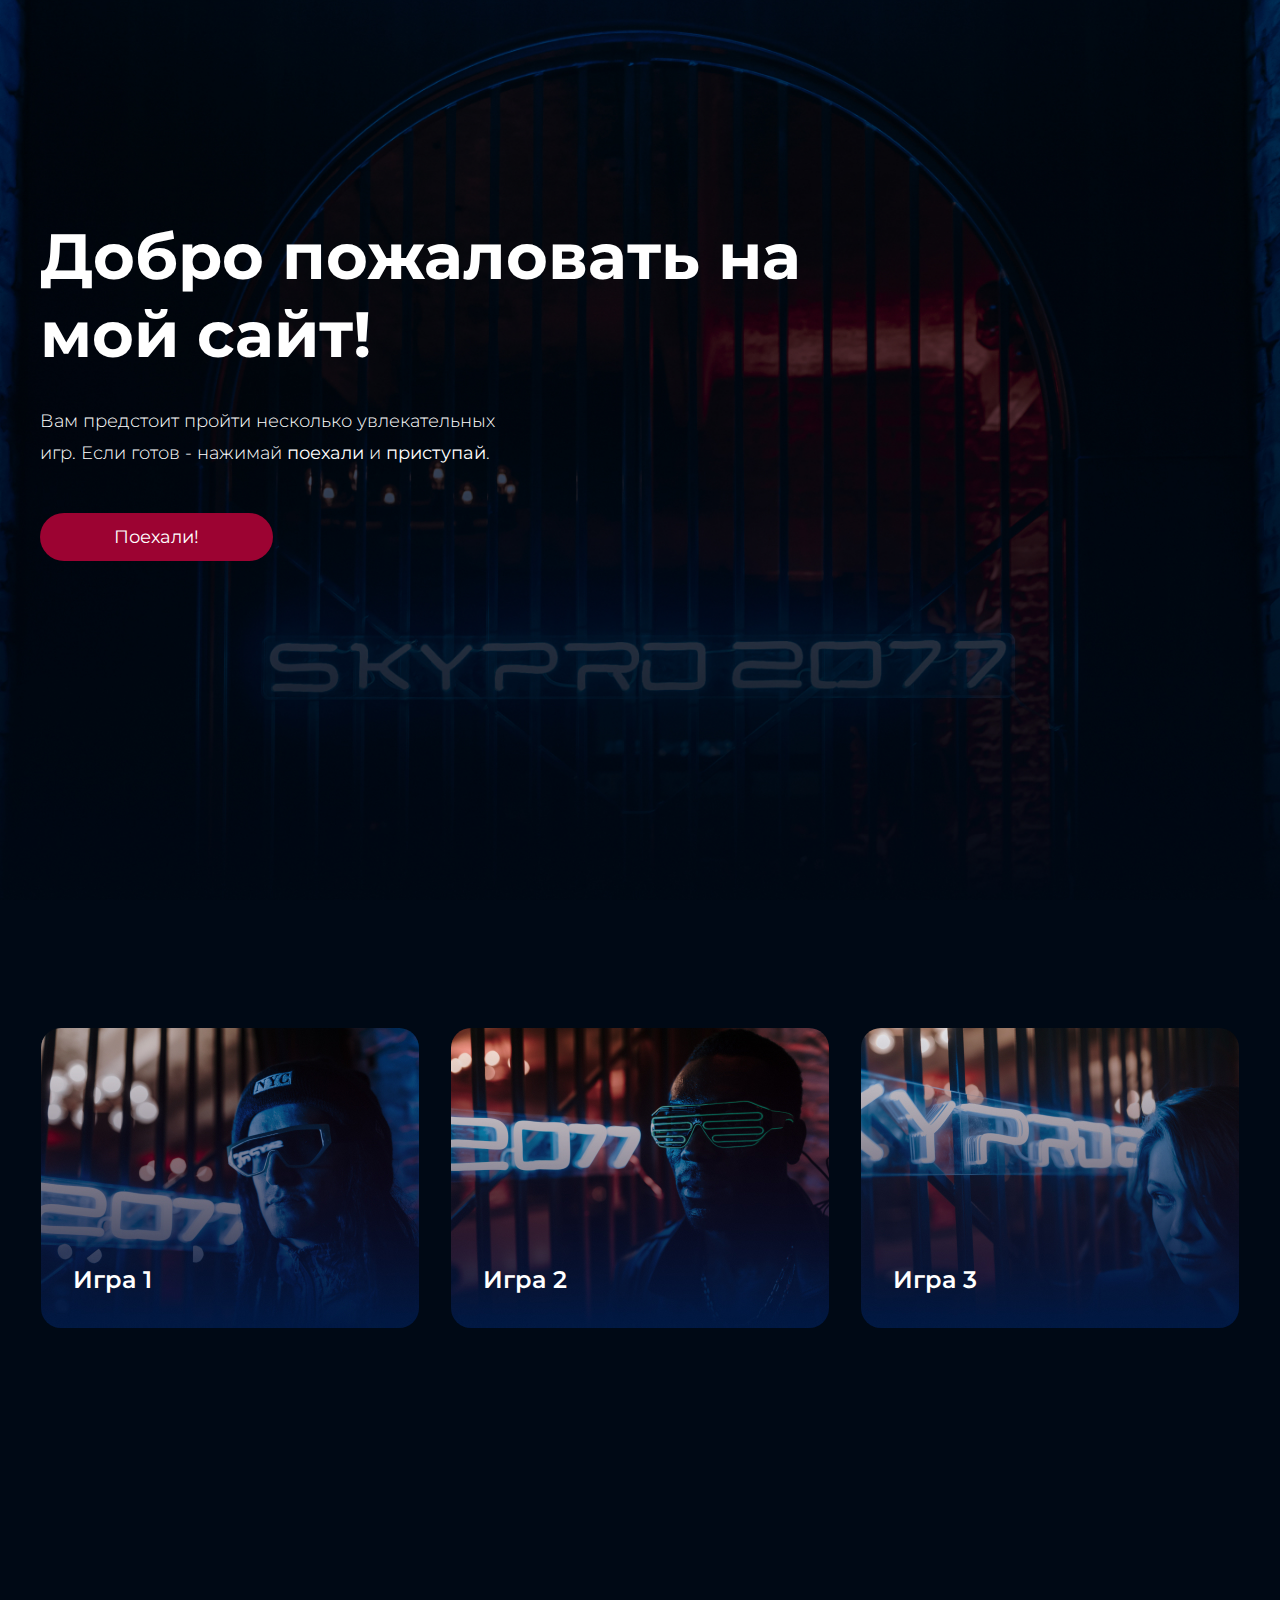
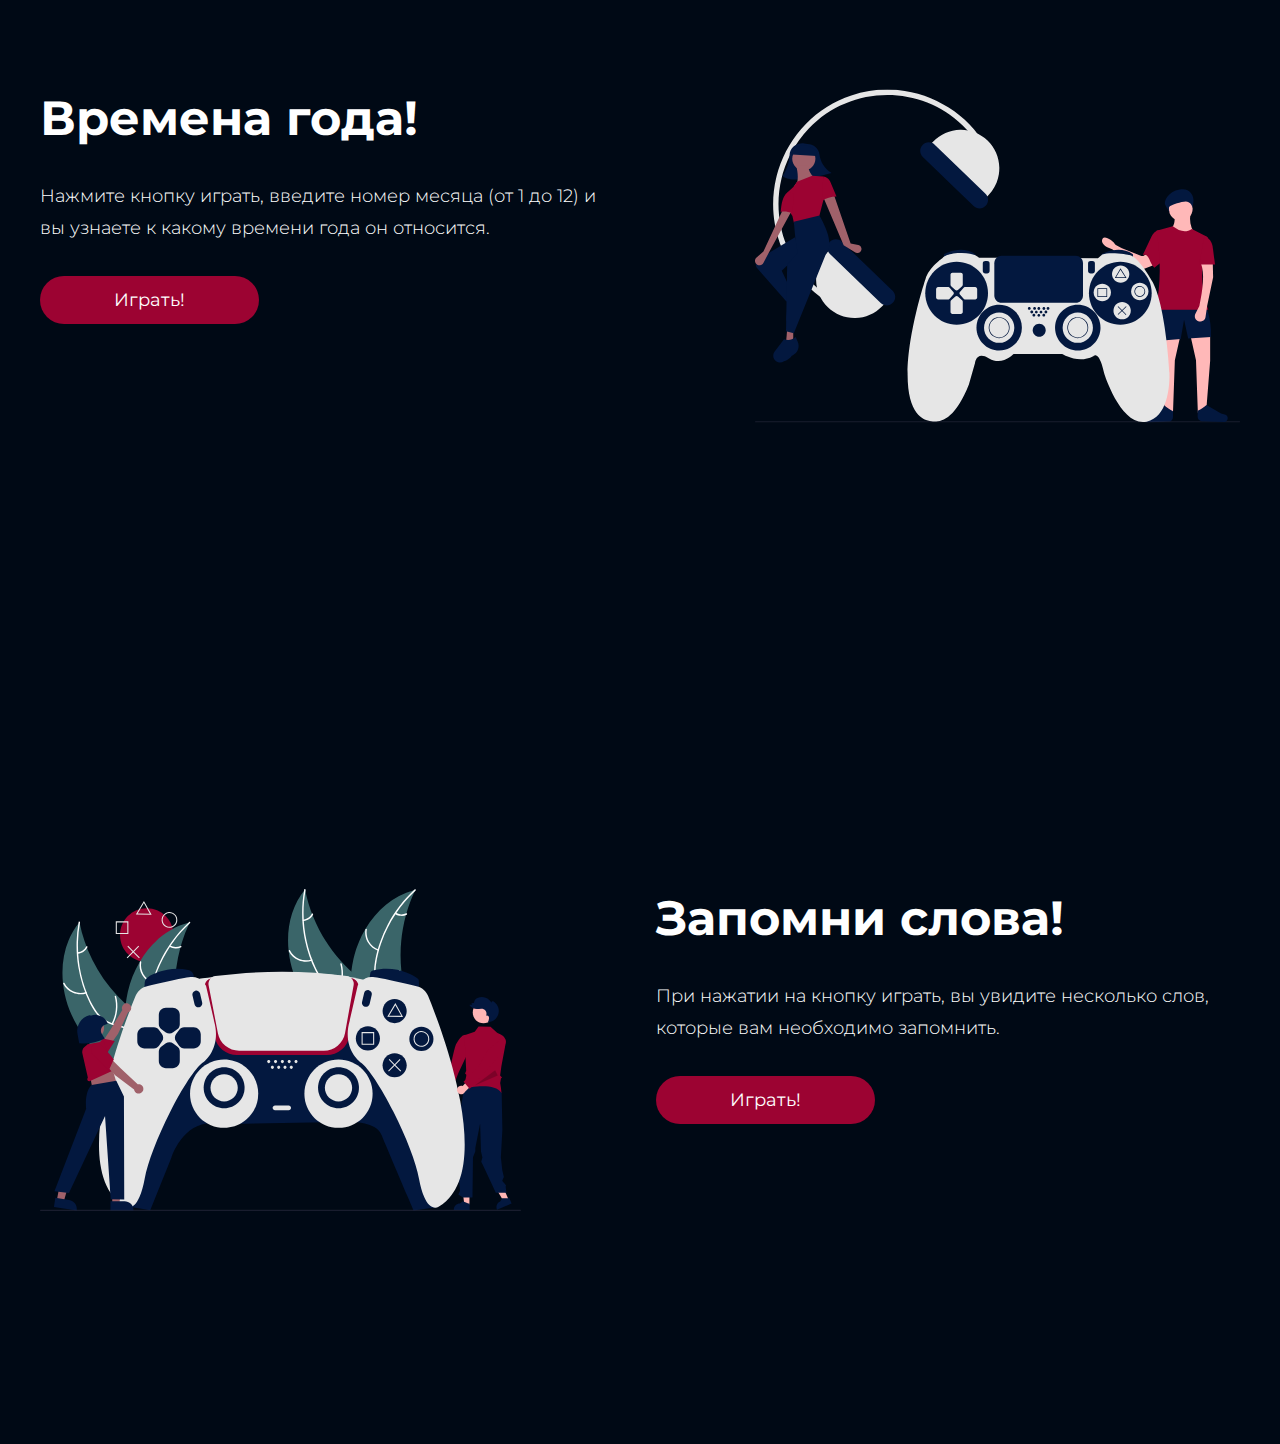
<file: index.html>
<!DOCTYPE html>
<html lang="en">
<head>
    <meta charset="UTF-8">
    <meta http-equiv="X-UA-Compatible" content="IE=edge">
    <meta name="viewport" content="width=device-width, initial-scale=1.0">
    <title>Document</title>
    <link rel="preconnect" href="https://fonts.googleapis.com">
    <link rel="preconnect" href="https://fonts.gstatic.com" crossorigin>
    <link href="https://fonts.googleapis.com/css2?family=Montserrat:wght@400;600;700&display=swap" rel="stylesheet">
    <link rel="stylesheet" href="./style.css">
    
</head>
<body>
    <section class="top center">
        <div class="top__content">
            <h1 class="top__heading">Добро пожаловать на мой сайт!</h1>
            <p class="top__text">Вам предстоит пройти несколько увлекательных игр. Если готов - нажимай <b>поехали</b> и
                <b>приступай</b>.
            </p>
            <a class="button" href="#play-store">Поехали!</a>
        </div>
    </section>
    <div id="play-store"class="play-store center">
        <a href="#game1" class="play-store__game play-store__game_1">Игра 1</a>
        <a href="#game2" class="play-store__game play-store__game_2">Игра 2</a>
        <a href="#" class="play-store__game play-store__game_3">Игра 3</a>
    </div>
    <section id="game1" class="game center">
        <div class="game__content">
            <h2 class="game__heading">Времена года!</h2>
            <p class="game__text">Нажмите кнопку играть, введите номер месяца (от 1 до 12) и вы узнаете к какому
                времени года он относится.</p>
            <a onclick="alert(gameSeasons())" class="button" href="">Играть!</a>
        </div>
        <img class="game__img" src="img/game-img1.svg" alt="game-img">
    </section>
    <section id="game2" class="game gametwo center">
        <img class="game__img" src="img/game-img2.svg" alt="game-img">
        <div class="game__content">
            <h2 class="game__heading">Запомни слова!</h2>
            <p class="game__text">При нажатии на кнопку играть, вы увидите несколько слов, которые вам необходимо запомнить.</p>
            <a onclick="alert(gameFruits())" class="button" href="">Играть!</a>
        </div>
    </section>
    <script src="./script.js"></script>
</body>
</html>
</file>
<file: style.css>
* {
    margin: 0;
    padding: 0;
  }
  
  a {
    text-decoration: none;
  }
  
  .center {
    padding-left: calc(50% - 600px);
    padding-right: calc(50% - 600px);
  }
  
  body {
    font-family: "Montserrat", sans-serif;
    background: #000915;
  }
  
  .button {
    background: #9C0332;
    border-radius: 30px;
    font-style: normal;
    font-weight: 400;
    font-size: 18px;
    line-height: 22px;
    display: block;
    padding: 13px 74px;
    color: #FFFFFF;
  }
  .button:hover {
    background: #EB443F;
  }
  
  .top {
    min-height: 100vh;
    background-image: url(img/topback.jpg);
    background-position: center;
    background-size: cover;
  }
  .top__content {
    padding-top: 217px;
    display: flex;
    flex-direction: column;
    align-items: flex-start;
    gap: 32px;
  }
  .top__heading {
    font-style: normal;
    font-weight: 700;
    font-size: 64px;
    line-height: 78px;
    color: #FFFFFF;
    width: 788px;
  }
  .top__text {
    font-style: normal;
    font-weight: 300;
    font-size: 18px;
    line-height: 32px;
    color: #FFFFFF;
    margin-bottom: 12px;
    width: 481px;
  }
  
  .play-store {
    display: flex;
    flex-wrap: wrap;
    justify-content: center;
    flex-direction: row;
    gap: 32px;
    padding-top: 128px;
    padding-bottom: 128px;
  }
  .play-store__game {
    font-style: normal;
    font-weight: 600;
    font-size: 24px;
    line-height: 32px;
    color: #FFFFFF;
    min-height: 300px;
    width: 378px;
    display: flex;
    align-items: flex-end;
    padding: 32px;
    box-sizing: border-box;
    border-radius: 20px;
    transition: all 0.3s;
  }
  .play-store__game:hover {
    border: 3px solid #44D2FF;
  }
  .play-store__game_1 {
    background-image: url(img/game1.jpg);
  }
  .play-store__game_2 {
    background-image: url(img/game2.jpg);
  }
  .play-store__game_3 {
    background-image: url(img/game3.jpg);
  }
  
  .game {
    display: flex;
    flex-wrap: wrap;
    justify-content: space-between;
    padding-top: 233px;
    padding-bottom: 233px;
  }
  .game__content {
    display: flex;
    flex-direction: column;
    align-items: flex-start;
    gap: 32px;
    width: 584px;
  }
  .game__heading {
    font-style: normal;
    font-weight: 700;
    font-size: 48px;
    line-height: 59px;
    color: #FFFFFF;
  }
  .game__text {
    font-style: normal;
    font-weight: 300;
    font-size: 18px;
    line-height: 32px;
    color: #FFFFFF;
  }
  .game__img {
    max-width: 100%;
  }
  
  .gametwo {
    flex-wrap: wrap-reverse;
  }

  @media (max-width: 756px) {
    .center {
      padding-left: 16px;
      padding-right: 16px;
    }
    .top__content {
      padding-top: 238px;
      align-items: center;
    }
    .top__heading {
      font-size: 32px;
      line-height: 39px;
      text-align: center;
      width: 100%;
    }
    .top__text {
      font-size: 14px;
      line-height: 22px;
      text-align: center;
      width: 100%;
      margin-bottom: 0;
    }
    .play-store__game {
      width: 343px;
    }
    .game {
      gap: 64px;
      padding-top: 50px;
      padding-bottom: 85px;
    }
    .game__content {
      align-items: center;
    }
    .game__heading {
      font-size: 32px;
      line-height: 39px;
      text-align: center;
      width: 100%;
    }
    .game__text {
      font-size: 14px;
      line-height: 22px;
      text-align: center;
      width: 100%;
    }
  }
</file>
